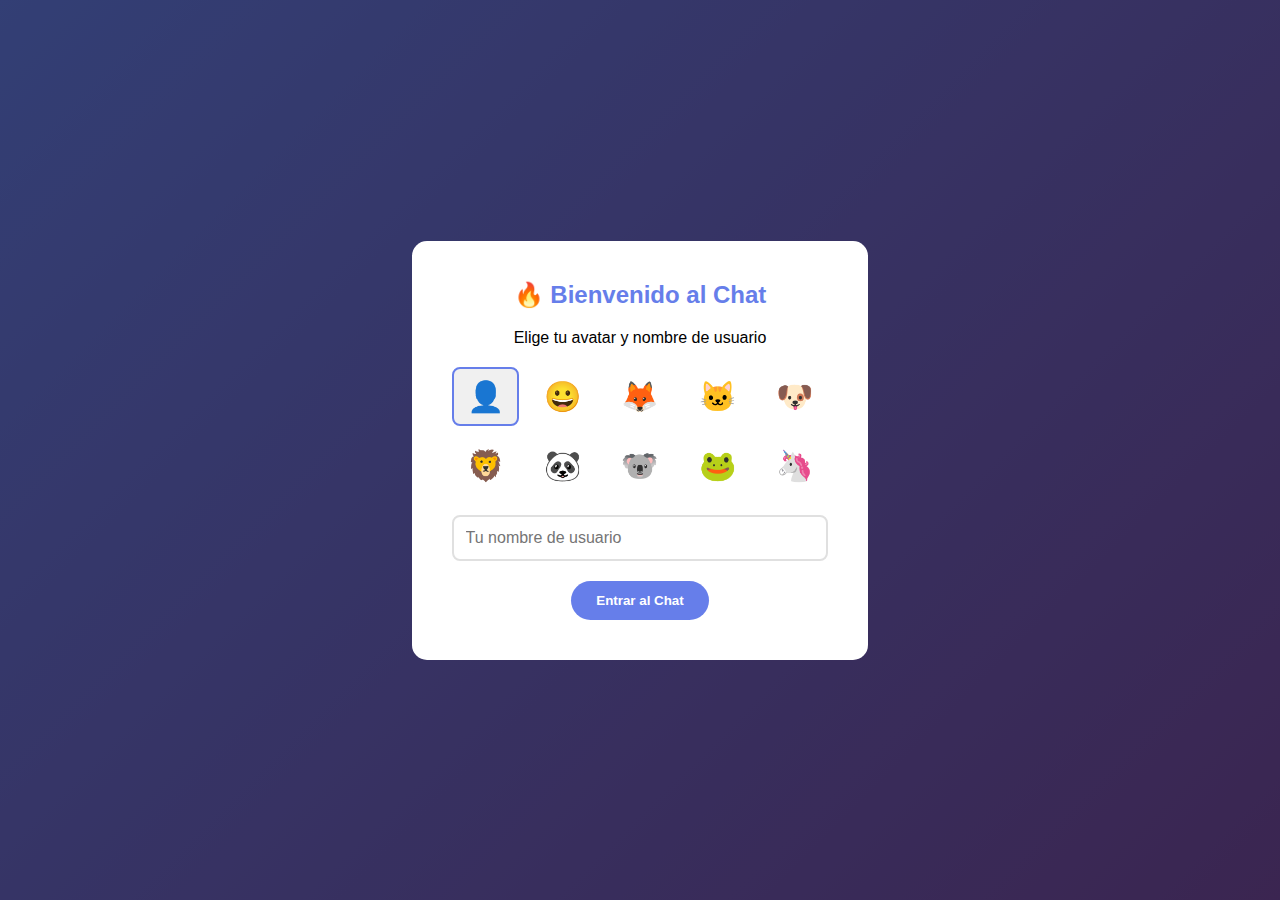
<file: templates/chat.html>
<!DOCTYPE html>
<html lang="es">
<head>
    <meta charset="UTF-8">
    <meta name="viewport" content="width=device-width, initial-scale=1.0">
    <title>Chat en Tiempo Real - Firebase</title>
    <style>
        * {
            margin: 0;
            padding: 0;
            box-sizing: border-box;
        }
        
        body {
            font-family: Arial, sans-serif;
            background: linear-gradient(135deg, #667eea 0%, #764ba2 100%);
            height: 100vh;
            display: flex;
            justify-content: center;
            align-items: center;
        }
        
        .chat-container {
            width: 90%;
            max-width: 800px;
            height: 600px;
            background: white;
            border-radius: 15px;
            box-shadow: 0 10px 40px rgba(0,0,0,0.3);
            display: flex;
            flex-direction: column;
            overflow: hidden;
        }
        
        .chat-header {
            background: #667eea;
            color: white;
            padding: 20px;
            text-align: center;
        }
        
        .chat-header h1 {
            margin-bottom: 5px;
        }
        
        .online-users {
            font-size: 14px;
            opacity: 0.9;
        }
        
        .messages-container {
            flex: 1;
            padding: 20px;
            overflow-y: auto;
            background: #f5f5f5;
        }
        
        .message {
            margin-bottom: 15px;
            display: flex;
            gap: 10px;
            animation: slideIn 0.3s ease;
        }
        
        @keyframes slideIn {
            from {
                opacity: 0;
                transform: translateY(10px);
            }
            to {
                opacity: 1;
                transform: translateY(0);
            }
        }
        
        .message.own {
            flex-direction: row-reverse;
        }
        
        .message-avatar {
            font-size: 30px;
            flex-shrink: 0;
        }
        
        .message-content {
            max-width: 70%;
        }
        
        .message-user {
            font-weight: bold;
            font-size: 14px;
            margin-bottom: 3px;
            color: #667eea;
        }
        
        .message.own .message-user {
            text-align: right;
            color: #764ba2;
        }
        
        .message-bubble {
            background: white;
            padding: 10px 15px;
            border-radius: 10px;
            box-shadow: 0 2px 5px rgba(0,0,0,0.1);
            word-wrap: break-word;
        }
        
        .message.own .message-bubble {
            background: #667eea;
            color: white;
        }
        
        .message-time {
            font-size: 11px;
            color: #999;
            margin-top: 3px;
        }
        
        .chat-input {
            padding: 20px;
            background: white;
            border-top: 1px solid #e0e0e0;
        }
        
        .input-group {
            display: flex;
            gap: 10px;
        }
        
        input[type="text"] {
            flex: 1;
            padding: 12px;
            border: 2px solid #e0e0e0;
            border-radius: 25px;
            font-size: 14px;
            outline: none;
        }
        
        input[type="text"]:focus {
            border-color: #667eea;
        }
        
        button {
            padding: 12px 25px;
            background: #667eea;
            color: white;
            border: none;
            border-radius: 25px;
            cursor: pointer;
            font-weight: bold;
            transition: background 0.3s;
        }
        
        button:hover {
            background: #5568d3;
        }
        
        .modal {
            display: flex;
            position: fixed;
            top: 0;
            left: 0;
            width: 100%;
            height: 100%;
            background: rgba(0,0,0,0.5);
            justify-content: center;
            align-items: center;
        }
        
        .modal-content {
            background: white;
            padding: 40px;
            border-radius: 15px;
            text-align: center;
        }
        
        .modal-content h2 {
            margin-bottom: 20px;
            color: #667eea;
        }
        
        .modal-content input {
            width: 100%;
            padding: 12px;
            border: 2px solid #e0e0e0;
            border-radius: 8px;
            font-size: 16px;
            margin-bottom: 20px;
        }
        
        .avatar-selector {
            display: grid;
            grid-template-columns: repeat(5, 1fr);
            gap: 10px;
            margin-bottom: 20px;
        }
        
        .avatar-option {
            font-size: 30px;
            cursor: pointer;
            padding: 10px;
            border: 2px solid transparent;
            border-radius: 8px;
            transition: all 0.2s;
        }
        
        .avatar-option:hover {
            transform: scale(1.1);
        }
        
        .avatar-option.selected {
            border-color: #667eea;
            background: #f0f0f0;
        }
    </style>
</head>
<body>
    <!-- Modal de Inicio -->
    <div id="loginModal" class="modal">
        <div class="modal-content">
            <h2>🔥 Bienvenido al Chat</h2>
            <p style="margin-bottom: 20px;">Elige tu avatar y nombre de usuario</p>
            
            <div class="avatar-selector" id="avatarSelector">
                <div class="avatar-option selected" onclick="seleccionarAvatar('👤')">👤</div>
                <div class="avatar-option" onclick="seleccionarAvatar('😀')">😀</div>
                <div class="avatar-option" onclick="seleccionarAvatar('🦊')">🦊</div>
                <div class="avatar-option" onclick="seleccionarAvatar('🐱')">🐱</div>
                <div class="avatar-option" onclick="seleccionarAvatar('🐶')">🐶</div>
                <div class="avatar-option" onclick="seleccionarAvatar('🦁')">🦁</div>
                <div class="avatar-option" onclick="seleccionarAvatar('🐼')">🐼</div>
                <div class="avatar-option" onclick="seleccionarAvatar('🐨')">🐨</div>
                <div class="avatar-option" onclick="seleccionarAvatar('🐸')">🐸</div>
                <div class="avatar-option" onclick="seleccionarAvatar('🦄')">🦄</div>
            </div>
            
            <input type="text" id="nombreUsuario" placeholder="Tu nombre de usuario" maxlength="20">
            <button onclick="iniciarChat()">Entrar al Chat</button>
        </div>
    </div>
    
    <!-- Ventana de Chat -->
    <div class="chat-container" style="display: none;" id="chatContainer">
        <div class="chat-header">
            <h1>🔥 Chat en Tiempo Real</h1>
            <div class="online-users" id="onlineUsers">Conectando...</div>
        </div>
        
        <div class="messages-container" id="messagesContainer">
            <div style="text-align: center; color: #999; padding: 20px;">
                No hay mensajes aún. ¡Sé el primero en escribir!
            </div>
        </div>
        
        <div class="chat-input">
            <div class="input-group">
                <input 
                    type="text" 
                    id="messageInput" 
                    placeholder="Escribe un mensaje..."
                    onkeypress="if(event.key === 'Enter') enviarMensaje()"
                >
                <button onclick="enviarMensaje()">Enviar</button>
            </div>
        </div>
    </div>

    <script>
        let miUsuario = '';
        let miAvatar = '👤';
        let mensajesActuales = new Set();
        
        function seleccionarAvatar(avatar) {
            miAvatar = avatar;
            document.querySelectorAll('.avatar-option').forEach(el => {
                el.classList.remove('selected');
            });
            event.target.classList.add('selected');
        }
        
        function iniciarChat() {
            const nombre = document.getElementById('nombreUsuario').value.trim();
            
            if (!nombre) {
                alert('Por favor ingresa tu nombre de usuario');
                return;
            }
            
            miUsuario = nombre;
            document.getElementById('loginModal').style.display = 'none';
            document.getElementById('chatContainer').style.display = 'flex';
            
            // Registrar como online
            registrarUsuarioOnline();
            
            // Cargar mensajes
            cargarMensajes();
            
            // Actualizar cada 2 segundos
            setInterval(cargarMensajes, 2000);
            setInterval(actualizarUsuariosOnline, 5000);
        }
        
        async function registrarUsuarioOnline() {
            try {
                await fetch('/api/usuarios/online', {
                    method: 'POST',
                    headers: {'Content-Type': 'application/json'},
                    body: JSON.stringify({ usuario: miUsuario })
                });
            } catch (error) {
                console.error('Error al registrar usuario:', error);
            }
        }
        
        async function actualizarUsuariosOnline() {
            try {
                const response = await fetch('/api/usuarios/online');
                const usuarios = await response.json();
                
                document.getElementById('onlineUsers').textContent = 
                    `👥 ${usuarios.length} usuario(s) online: ${usuarios.join(', ')}`;
            } catch (error) {
                console.error('Error al obtener usuarios online:', error);
            }
        }
        
        async function cargarMensajes() {
            try {
                const response = await fetch('/api/mensajes');
                const mensajes = await response.json();
                
                const container = document.getElementById('messagesContainer');
                
                // Si hay nuevos mensajes
                if (mensajes.length > 0) {
                    // Verificar si hay mensajes nuevos
                    const hayNuevos = mensajes.some(m => !mensajesActuales.has(m.id));
                    
                    if (hayNuevos) {
                        container.innerHTML = mensajes.map(msg => {
                            mensajesActuales.add(msg.id);
                            const esPropio = msg.usuario === miUsuario;
                            const fecha = new Date(msg.timestamp);
                            const tiempo = fecha.toLocaleTimeString('es-MX', { 
                                hour: '2-digit', 
                                minute: '2-digit' 
                            });
                            
                            return `
                                <div class="message ${esPropio ? 'own' : ''}">
                                    <div class="message-avatar">${msg.avatar || '👤'}</div>
                                    <div class="message-content">
                                        <div class="message-user">${msg.usuario}</div>
                                        <div class="message-bubble">
                                            ${msg.texto}
                                        </div>
                                        <div class="message-time">${tiempo}</div>
                                    </div>
                                </div>
                            `;
                        }).join('');
                        
                        // Scroll al final
                        container.scrollTop = container.scrollHeight;
                    }
                }
            } catch (error) {
                console.error('Error al cargar mensajes:', error);
            }
        }
        
        async function enviarMensaje() {
            const input = document.getElementById('messageInput');
            const texto = input.value.trim();
            
            if (!texto) return;
            
            try {
                const response = await fetch('/api/mensajes', {
                    method: 'POST',
                    headers: {'Content-Type': 'application/json'},
                    body: JSON.stringify({
                        usuario: miUsuario,
                        texto: texto,
                        avatar: miAvatar
                    })
                });
                
                if (response.ok) {
                    input.value = '';
                    cargarMensajes();
                }
            } catch (error) {
                console.error('Error al enviar mensaje:', error);
                alert('Error al enviar mensaje');
            }
        }
    </script>
</body>
</html>
</file>
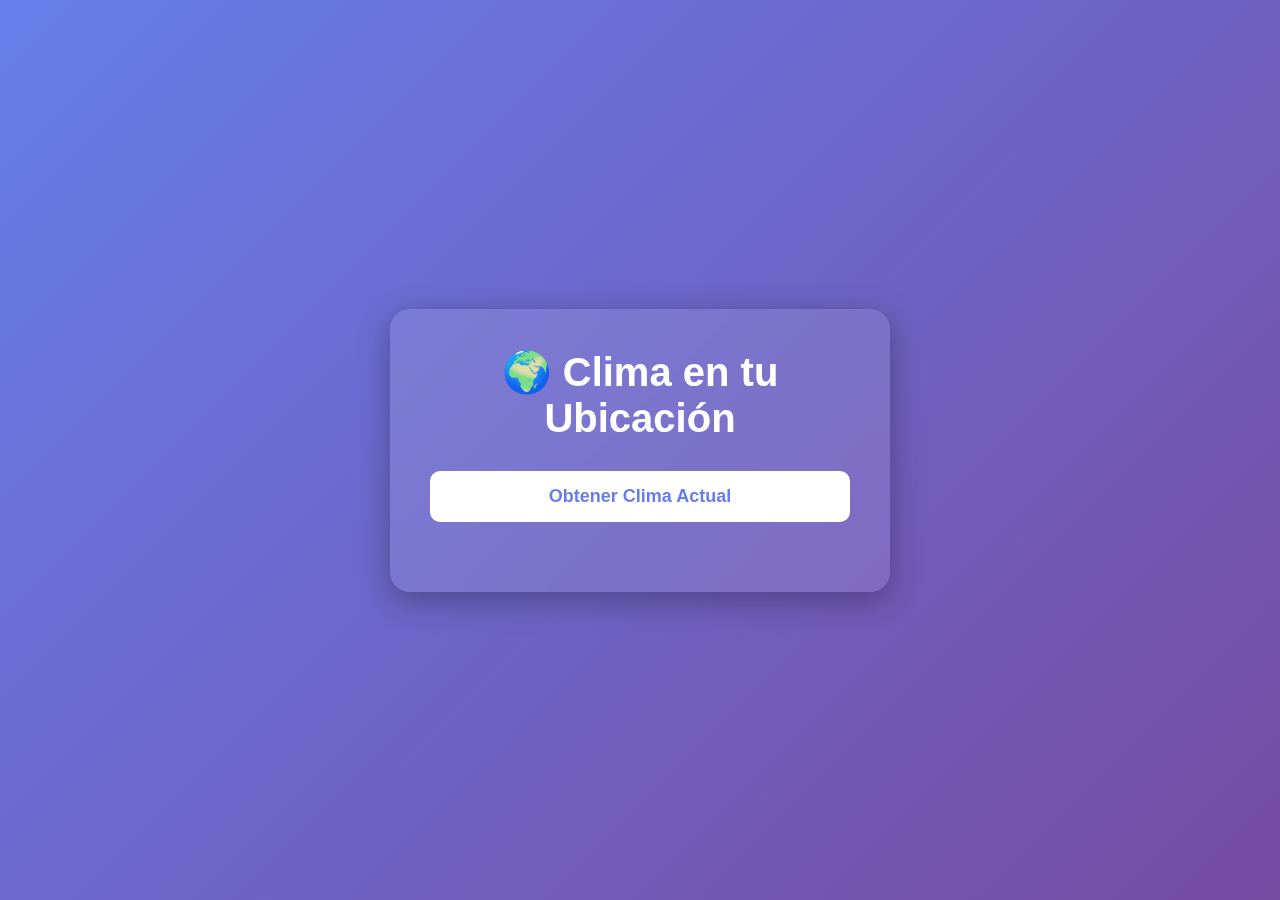
<file: templates/clima.html>
<!DOCTYPE html>
<html lang="es">
<head>
    <meta charset="UTF-8">
    <meta name="viewport" content="width=device-width, initial-scale=1.0">
    <title>Clima por Ubicación</title>
    <style>
        * {
            margin: 0;
            padding: 0;
            box-sizing: border-box;
        }
        
        body {
            font-family: 'Segoe UI', Tahoma, Geneva, Verdana, sans-serif;
            min-height: 100vh;
            display: flex;
            justify-content: center;
            align-items: center;
            background: linear-gradient(135deg, #667eea 0%, #764ba2 100%);
            padding: 20px;
        }
        
        .clima-card {
            background: rgba(255, 255, 255, 0.1);
            backdrop-filter: blur(10px);
            border-radius: 20px;
            padding: 40px;
            max-width: 500px;
            width: 100%;
            color: white;
            box-shadow: 0 8px 32px rgba(0, 0, 0, 0.3);
        }
        
        h1 {
            text-align: center;
            margin-bottom: 30px;
            font-size: 2.5em;
        }
        
        button {
            width: 100%;
            padding: 15px;
            background: white;
            color: #667eea;
            border: none;
            border-radius: 10px;
            font-size: 18px;
            font-weight: bold;
            cursor: pointer;
            transition: transform 0.2s;
        }
        
        button:hover {
            transform: scale(1.05);
        }
        
        button:active {
            transform: scale(0.98);
        }
        
        #resultado {
            margin-top: 30px;
            text-align: center;
        }
        
        .temperatura {
            font-size: 72px;
            font-weight: bold;
            margin: 20px 0;
        }
        
        .ciudad {
            font-size: 28px;
            margin-bottom: 10px;
        }
        
        .descripcion {
            font-size: 20px;
            margin-bottom: 20px;
            text-transform: capitalize;
        }
        
        .detalles {
            display: flex;
            justify-content: space-around;
            margin-top: 20px;
            padding-top: 20px;
            border-top: 1px solid rgba(255, 255, 255, 0.3);
        }
        
        .detalle-item {
            text-align: center;
        }
        
        .detalle-valor {
            font-size: 24px;
            font-weight: bold;
        }
        
        .detalle-label {
            font-size: 14px;
            opacity: 0.8;
            margin-top: 5px;
        }
        
        .loading {
            text-align: center;
            padding: 20px;
        }
        
        .spinner {
            border: 3px solid rgba(255, 255, 255, 0.3);
            border-top: 3px solid white;
            border-radius: 50%;
            width: 40px;
            height: 40px;
            animation: spin 1s linear infinite;
            margin: 20px auto;
        }
        
        @keyframes spin {
            0% { transform: rotate(0deg); }
            100% { transform: rotate(360deg); }
        }
        
        .error {
            background: rgba(255, 0, 0, 0.2);
            padding: 15px;
            border-radius: 10px;
            margin-top: 20px;
        }
    </style>
</head>
<body>
    <div class="clima-card">
        <h1>🌍 Clima en tu Ubicación</h1>
        <button onclick="obtenerClima()">Obtener Clima Actual</button>
        <div id="resultado"></div>
    </div>

    <script>
        async function obtenerClima(url = '/api/clima') {
            const resultado = document.getElementById('resultado');
            
            // Mostrar loading
            resultado.innerHTML = `
                <div class="loading">
                    <div class="spinner"></div>
                    <p>Obteniendo tu ubicación y clima...</p>
                </div>
            `;
            
            try {
                const response = await fetch(url);
                const data = await response.json();
                
                if (data.error) {
                    resultado.innerHTML = `
                        <div class="error">
                            <p>❌ Error: ${data.error}</p>
                        </div>
                    `;
                    return;
                }
                
                resultado.innerHTML = `
                    <div class="ciudad">${data.ciudad}, ${data.pais}</div>
                    <div class="temperatura">${Math.round(data.temperatura)}°C</div>
                    <div class="descripcion">${data.descripcion}</div>
                    <img src="https://openweathermap.org/img/wn/${data.icono}@2x.png" alt="Clima">
                    <div class="detalles">
                        <div class="detalle-item">
                            <div class="detalle-valor">💧 ${data.humedad}%</div>
                            <div class="detalle-label">Humedad</div>
                        </div>
                        <div class="detalle-item">
                            <div class="detalle-valor">💨 ${data.viento} m/s</div>
                            <div class="detalle-label">Viento</div>
                        </div>
                    </div>
                `;
            } catch (error) {
                resultado.innerHTML = `
                    <div class="error">
                        <p>❌ Error al obtener datos del clima</p>
                        <p style="font-size: 14px; margin-top: 10px;">${error.message}</p>
                    </div>
                `;
            }
        }

        // Intentar obtener la ubicación del navegador para mayor precisión
        function obtenerClimaAutomatico() {
            if (!navigator.geolocation) {
                return; // el botón todavía permite obtener por IP
            }

            navigator.geolocation.getCurrentPosition(async (pos) => {
                const lat = pos.coords.latitude;
                const lon = pos.coords.longitude;
                let url = `/api/clima?lat=${lat}&lon=${lon}`;
                // Si tienes un nombre de ciudad (por ejemplo, pedirlo al usuario), añádelo
                // const ciudad = '';
                // if (ciudad && ciudad.trim()) url += `&ciudad=${encodeURIComponent(ciudad)}`;
                await obtenerClima(url);
            }, (err) => {
                // Si el usuario niega, se mantiene el botón para fallback por IP
                console.warn('Geolocalización no disponible o denegada:', err.message);
            }, {
                enableHighAccuracy: true,
                timeout: 7000,
                maximumAge: 0
            });
        }

        // Intentar automáticamente al cargar la página
        window.addEventListener('load', () => {
            obtenerClimaAutomatico();
        });
    </script>
</body>
</html>
</file>
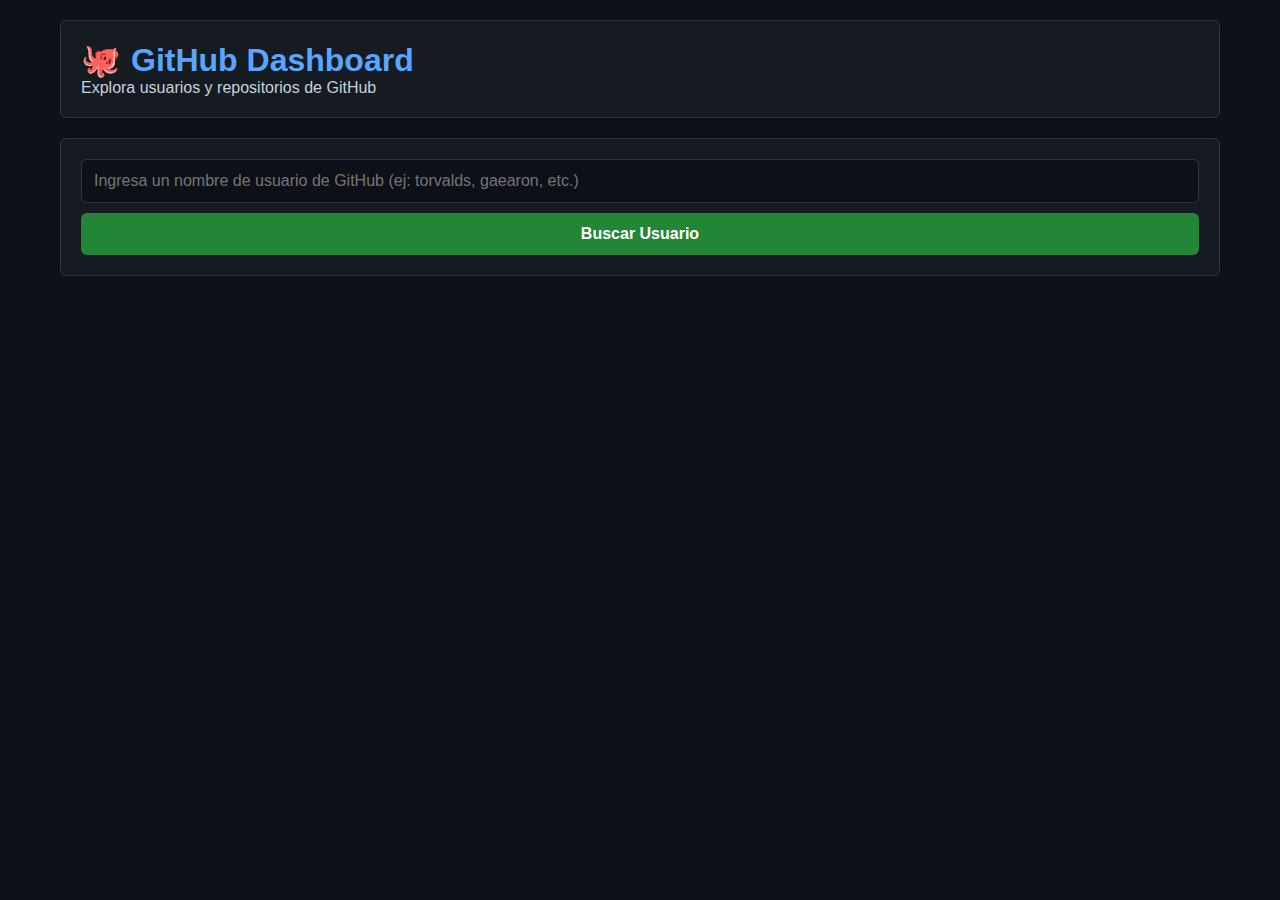
<file: templates/github.html>
<!DOCTYPE html>
<html lang="es">
<head>
    <meta charset="UTF-8">
    <meta name="viewport" content="width=device-width, initial-scale=1.0">
    <title>GitHub Dashboard</title>
    <style>
        * {
            margin: 0;
            padding: 0;
            box-sizing: border-box;
        }
        
        body {
            font-family: -apple-system, BlinkMacSystemFont, 'Segoe UI', Arial, sans-serif;
            background: #0d1117;
            color: #c9d1d9;
        }
        
        .container {
            max-width: 1200px;
            margin: 0 auto;
            padding: 20px;
        }
        
        header {
            background: #161b22;
            padding: 20px;
            border-radius: 6px;
            margin-bottom: 20px;
            border: 1px solid #30363d;
        }
        
        h1 {
            color: #58a6ff;
            display: flex;
            align-items: center;
            gap: 10px;
        }
        
        .search-box {
            background: #161b22;
            padding: 20px;
            border-radius: 6px;
            margin-bottom: 20px;
            border: 1px solid #30363d;
        }
        
        input {
            width: 100%;
            padding: 12px;
            background: #0d1117;
            border: 1px solid #30363d;
            border-radius: 6px;
            color: #c9d1d9;
            font-size: 16px;
        }
        
        input:focus {
            outline: none;
            border-color: #58a6ff;
        }
        
        button {
            margin-top: 10px;
            width: 100%;
            padding: 12px;
            background: #238636;
            color: white;
            border: none;
            border-radius: 6px;
            font-size: 16px;
            font-weight: bold;
            cursor: pointer;
        }
        
        button:hover {
            background: #2ea043;
        }
        
        .user-card {
            background: #161b22;
            padding: 30px;
            border-radius: 6px;
            border: 1px solid #30363d;
            margin-bottom: 20px;
        }
        
        .user-header {
            display: flex;
            gap: 20px;
            margin-bottom: 20px;
        }
        
        .avatar {
            width: 100px;
            height: 100px;
            border-radius: 50%;
            border: 3px solid #58a6ff;
        }
        
        .user-info h2 {
            color: #58a6ff;
            margin-bottom: 5px;
        }
        
        .user-bio {
            color: #8b949e;
            margin: 10px 0;
        }
        
        .stats {
            display: grid;
            grid-template-columns: repeat(auto-fit, minmax(150px, 1fr));
            gap: 15px;
            margin-top: 20px;
        }
        
        .stat-box {
            background: #0d1117;
            padding: 15px;
            border-radius: 6px;
            text-align: center;
            border: 1px solid #30363d;
        }
        
        .stat-value {
            font-size: 24px;
            font-weight: bold;
            color: #58a6ff;
        }
        
        .stat-label {
            font-size: 12px;
            color: #8b949e;
            margin-top: 5px;
        }
        
        .repos-section {
            background: #161b22;
            padding: 20px;
            border-radius: 6px;
            border: 1px solid #30363d;
        }
        
        .repo-card {
            background: #0d1117;
            padding: 15px;
            margin-bottom: 10px;
            border-radius: 6px;
            border: 1px solid #30363d;
            transition: border-color 0.2s;
        }
        
        .repo-card:hover {
            border-color: #58a6ff;
        }
        
        .repo-name {
            color: #58a6ff;
            font-weight: bold;
            font-size: 16px;
            margin-bottom: 5px;
        }
        
        .repo-desc {
            color: #8b949e;
            font-size: 14px;
            margin-bottom: 10px;
        }
        
        .repo-stats {
            display: flex;
            gap: 15px;
            font-size: 12px;
            color: #8b949e;
        }
        
        .repo-stats span {
            display: flex;
            align-items: center;
            gap: 5px;
        }
        
        .loading {
            text-align: center;
            padding: 40px;
            color: #8b949e;
        }
        
        .error {
            background: #da3633;
            color: white;
            padding: 15px;
            border-radius: 6px;
            margin: 20px 0;
        }
        
        .language-tag {
            display: inline-block;
            padding: 3px 8px;
            border-radius: 12px;
            font-size: 12px;
            font-weight: bold;
            background: #238636;
            color: white;
        }
    </style>
</head>
<body>
    <div class="container">
        <header>
            <h1>
                <span>🐙</span>
                <span>GitHub Dashboard</span>
            </h1>
            <p>Explora usuarios y repositorios de GitHub</p>
        </header>
        
        <div class="search-box">
            <input 
                type="text" 
                id="username" 
                placeholder="Ingresa un nombre de usuario de GitHub (ej: torvalds, gaearon, etc.)"
                onkeypress="if(event.key === 'Enter') buscarUsuario()"
            >
            <button onclick="buscarUsuario()">Buscar Usuario</button>
        </div>
        
        <div id="resultados"></div>
    </div>

    <script>
        async function buscarUsuario() {
            const resultados = document.getElementById('resultados');
            const username = document.getElementById('username').value.trim();
            
            if (!username) {
                alert('Por favor ingresa un nombre de usuario');
                return;
            }
            
            resultados.innerHTML = '<div class="loading">🔍 Buscando usuario...</div>';
            
            try {
                const response = await fetch(`/api/github/usuario/${username}`);
                const data = await response.json();
                
                if (data.error) {
                    resultados.innerHTML = `<div class="error">❌ ${data.error}</div>`;
                    return;
                }
                
                mostrarUsuario(data);
                
            } catch (error) {
                resultados.innerHTML = `<div class="error">❌ Error: ${error.message}</div>`;
            }
        }
        
        function mostrarUsuario(data) {
            const resultados = document.getElementById('resultados');
            
            resultados.innerHTML = `
                <div class="user-card">
                    <div class="user-header">
                        <img src="${data.avatar}" alt="${data.nombre}" class="avatar">
                        <div class="user-info">
                            <h2>${data.nombre}</h2>
                            <p style="color: #8b949e;">@${data.username}</p>
                            ${data.bio ? `<p class="user-bio">${data.bio}</p>` : ''}
                            ${data.ubicacion ? `<p style="color: #8b949e; font-size: 14px;">📍 ${data.ubicacion}</p>` : ''}
                            ${data.blog ? `<p style="color: #58a6ff; font-size: 14px;"><a href="${data.blog}" target="_blank">🔗 ${data.blog}</a></p>` : ''}
                        </div>
                    </div>
                    
                    <div class="stats">
                        <div class="stat-box">
                            <div class="stat-value">${data.repositorios}</div>
                            <div class="stat-label">Repositorios</div>
                        </div>
                        <div class="stat-box">
                            <div class="stat-value">${data.seguidores.toLocaleString()}</div>
                            <div class="stat-label">Seguidores</div>
                        </div>
                        <div class="stat-box">
                            <div class="stat-value">${data.siguiendo.toLocaleString()}</div>
                            <div class="stat-label">Siguiendo</div>
                        </div>
                        <div class="stat-box">
                            <div class="stat-value">⭐ ${data.total_stars.toLocaleString()}</div>
                            <div class="stat-label">Total Stars</div>
                        </div>
                        <div class="stat-box">
                            <div class="stat-value">🍴 ${data.total_forks.toLocaleString()}</div>
                            <div class="stat-label">Total Forks</div>
                        </div>
                    </div>
                    
                    ${data.top_lenguajes.length > 0 ? `
                    <div style="margin-top: 20px;">
                        <h3 style="color: #58a6ff; margin-bottom: 10px;">Top Lenguajes</h3>
                        <div style="display: flex; gap: 10px;">
                            ${data.top_lenguajes.map(l => `
                                <span class="language-tag">${l.lenguaje} (${l.repos})</span>
                            `).join('')}
                        </div>
                    </div>
                    ` : ''}
                </div>
                
                <div class="repos-section">
                    <h3 style="color: #58a6ff; margin-bottom: 15px;">🌟 Repositorios Destacados</h3>
                    ${data.repos_destacados.map(repo => `
                        <div class="repo-card">
                            <a href="${repo.url}" target="_blank" style="text-decoration: none;">
                                <div class="repo-name">${repo.nombre}</div>
                            </a>
                            ${repo.descripcion ? `<div class="repo-desc">${repo.descripcion}</div>` : ''}
                            <div class="repo-stats">
                                ${repo.lenguaje ? `<span class="language-tag">${repo.lenguaje}</span>` : ''}
                                <span>⭐ ${repo.stars.toLocaleString()}</span>
                                <span>🍴 ${repo.forks.toLocaleString()}</span>
                                <span>📅 ${repo.actualizado}</span>
                            </div>
                        </div>
                    `).join('')}
                </div>
            `;
        }
        
        // Ejemplos de usuarios para probar
        const ejemplos = ['torvalds', 'gaearon', 'tj', 'sindresorhus', 'addyosmani'];
        console.log('Usuarios de ejemplo para probar:', ejemplos.join(', '));
    </script>
</body>
</html>
</file>
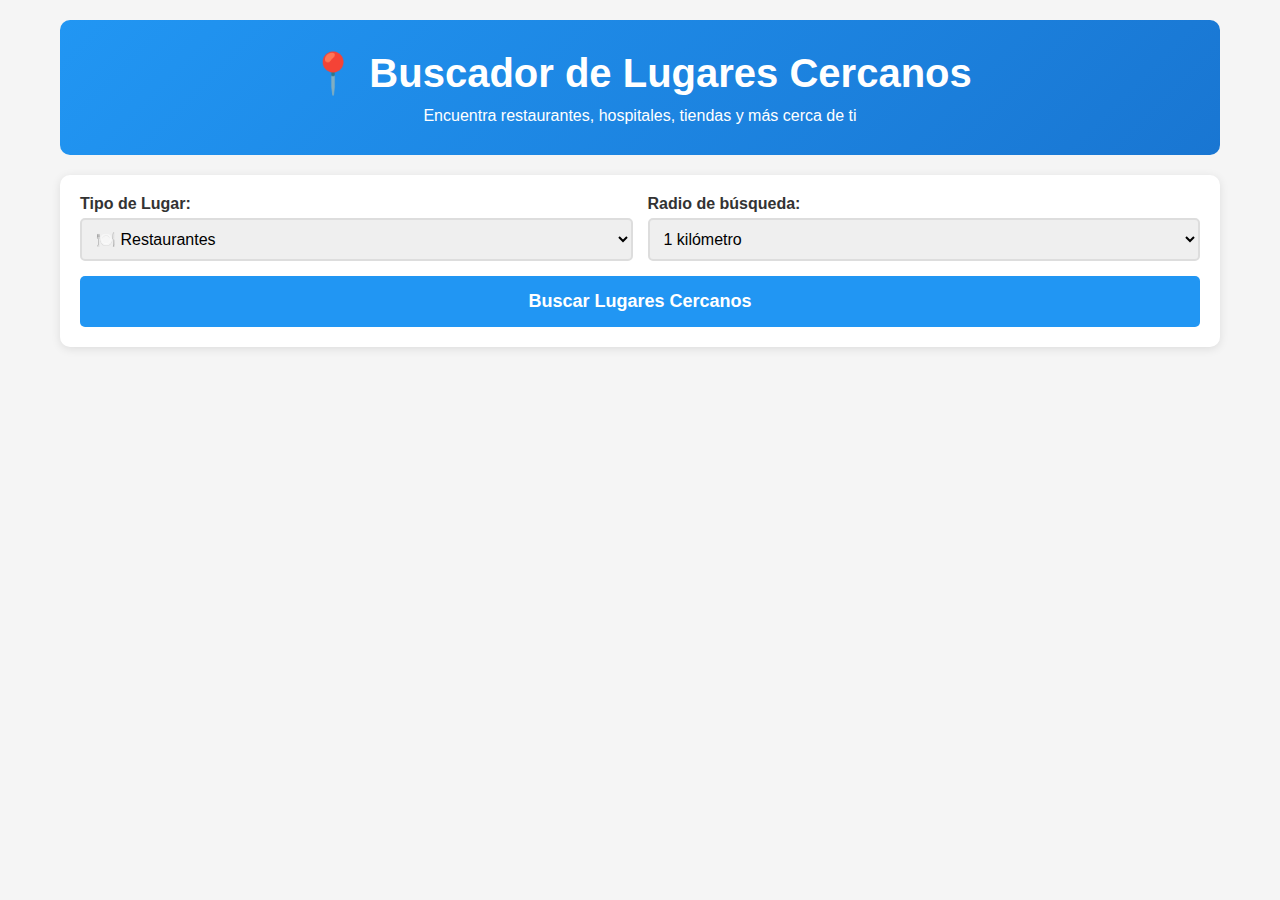
<file: templates/lugares.html>
<!DOCTYPE html>
<html lang="es">
<head>
    <meta charset="UTF-8">
    <meta name="viewport" content="width=device-width, initial-scale=1.0">
    <title>Buscador de Lugares Cercanos</title>
    <style>
        * {
            margin: 0;
            padding: 0;
            box-sizing: border-box;
        }
        
        body {
            font-family: Arial, sans-serif;
            background: #f5f5f5;
        }
        
        .container {
            max-width: 1200px;
            margin: 0 auto;
            padding: 20px;
        }
        
        header {
            background: linear-gradient(135deg, #2196F3, #1976D2);
            color: white;
            padding: 30px;
            border-radius: 10px;
            margin-bottom: 20px;
            text-align: center;
        }
        
        h1 {
            font-size: 2.5em;
            margin-bottom: 10px;
        }
        
        .controles {
            background: white;
            padding: 20px;
            border-radius: 10px;
            box-shadow: 0 2px 10px rgba(0,0,0,0.1);
            margin-bottom: 20px;
        }
        
        .control-group {
            display: grid;
            grid-template-columns: repeat(auto-fit, minmax(200px, 1fr));
            gap: 15px;
            margin-bottom: 15px;
        }
        
        label {
            display: block;
            margin-bottom: 5px;
            font-weight: bold;
            color: #333;
        }
        
        select, input {
            width: 100%;
            padding: 10px;
            border: 2px solid #ddd;
            border-radius: 5px;
            font-size: 16px;
        }
        
        button {
            width: 100%;
            padding: 15px;
            background: #2196F3;
            color: white;
            border: none;
            border-radius: 5px;
            font-size: 18px;
            font-weight: bold;
            cursor: pointer;
            transition: background 0.3s;
        }
        
        button:hover {
            background: #1976D2;
        }
        
        button:disabled {
            background: #ccc;
            cursor: not-allowed;
        }
        
        #resultados {
            display: grid;
            grid-template-columns: repeat(auto-fill, minmax(300px, 1fr));
            gap: 20px;
        }
        
        .lugar-card {
            background: white;
            padding: 20px;
            border-radius: 10px;
            box-shadow: 0 2px 10px rgba(0,0,0,0.1);
            transition: transform 0.2s;
        }
        
        .lugar-card:hover {
            transform: translateY(-5px);
            box-shadow: 0 4px 20px rgba(0,0,0,0.15);
        }
        
        .lugar-nombre {
            font-size: 20px;
            font-weight: bold;
            color: #2196F3;
            margin-bottom: 10px;
        }
        
        .lugar-info {
            color: #666;
            margin: 5px 0;
            display: flex;
            align-items: center;
        }
        
        .lugar-info span {
            margin-right: 5px;
        }
        
        .loading {
            text-align: center;
            padding: 40px;
            font-size: 18px;
            color: #666;
        }
        
        .error {
            background: #ffebee;
            color: #c62828;
            padding: 15px;
            border-radius: 5px;
            margin: 20px 0;
        }
        
        .no-resultados {
            text-align: center;
            padding: 40px;
            color: #666;
            font-size: 18px;
        }
    </style>
</head>
<body>
    <div class="container">
        <header>
            <h1>📍 Buscador de Lugares Cercanos</h1>
            <p>Encuentra restaurantes, hospitales, tiendas y más cerca de ti</p>
        </header>
        
        <div class="controles">
            <div class="control-group">
                <div>
                    <label for="tipo">Tipo de Lugar:</label>
                    <select id="tipo">
                        <option value="restaurant">🍽️ Restaurantes</option>
                        <option value="cafe">☕ Cafeterías</option>
                        <option value="hospital">🏥 Hospitales</option>
                        <option value="farmacia">💊 Farmacias</option>
                        <option value="tienda">🛒 Supermercados</option>
                        <option value="gasolinera">⛽ Gasolineras</option>
                        <option value="banco">🏦 Bancos</option>
                        <option value="hotel">🏨 Hoteles</option>
                    </select>
                </div>
                
                <div>
                    <label for="radio">Radio de búsqueda:</label>
                    <select id="radio">
                        <option value="500">500 metros</option>
                        <option value="1000" selected>1 kilómetro</option>
                        <option value="2000">2 kilómetros</option>
                        <option value="5000">5 kilómetros</option>
                    </select>
                </div>
            </div>
            
            <button onclick="buscarLugares()" id="btnBuscar">Buscar Lugares Cercanos</button>
        </div>
        
        <div id="resultados"></div>
    </div>

    <script>
        let miUbicacion = null;
        
        // Obtener ubicación al cargar la página
        if (navigator.geolocation) {
            navigator.geolocation.getCurrentPosition(
                position => {
                    miUbicacion = {
                        lat: position.coords.latitude,
                        lon: position.coords.longitude
                    };
                    console.log('Ubicación obtenida:', miUbicacion);
                },
                error => {
                    console.error('Error al obtener ubicación:', error);
                    // Ubicación por defecto (ejemplo: Ciudad de México)
                    miUbicacion = { lat: 19.4326, lon: -99.1332 };
                }
            );
        }
        
        async function buscarLugares() {
            const resultados = document.getElementById('resultados');
            const btnBuscar = document.getElementById('btnBuscar');
            
            if (!miUbicacion) {
                alert('No se pudo obtener tu ubicación. Por favor, permite el acceso a la ubicación.');
                return;
            }
            
            const tipo = document.getElementById('tipo').value;
            const radio = document.getElementById('radio').value;
            
            btnBuscar.disabled = true;
            resultados.innerHTML = '<div class="loading">🔍 Buscando lugares cercanos...</div>';
            
            try {
                const url = `/api/lugares?lat=${miUbicacion.lat}&lon=${miUbicacion.lon}&tipo=${tipo}&radio=${radio}`;
                const response = await fetch(url);
                const data = await response.json();
                
                if (data.error) {
                    resultados.innerHTML = `<div class="error">❌ Error: ${data.error}</div>`;
                    return;
                }
                
                if (data.length === 0) {
                    resultados.innerHTML = `
                        <div class="no-resultados">
                            😔 No se encontraron lugares de este tipo en el radio especificado.
                            <br>Intenta ampliar el radio de búsqueda.
                        </div>
                    `;
                    return;
                }
                
                resultados.innerHTML = data.map(lugar => `
                    <div class="lugar-card">
                        <div class="lugar-nombre">${lugar.nombre}</div>
                        ${lugar.direccion ? `<div class="lugar-info"><span>📍</span>${lugar.direccion}</div>` : ''}
                        ${lugar.telefono ? `<div class="lugar-info"><span>📞</span>${lugar.telefono}</div>` : ''}
                        ${lugar.horario ? `<div class="lugar-info"><span>🕐</span>${lugar.horario}</div>` : ''}
                        <div class="lugar-info">
                            <span>🗺️</span>
                            <a href="https://www.google.com/maps?q=${lugar.lat},${lugar.lon}" target="_blank">
                                Ver en Google Maps
                            </a>
                        </div>
                    </div>
                `).join('');
                
            } catch (error) {
                resultados.innerHTML = `<div class="error">❌ Error al buscar lugares: ${error.message}</div>`;
            } finally {
                btnBuscar.disabled = false;
            }
        }
    </script>
</body>
</html>
</file>
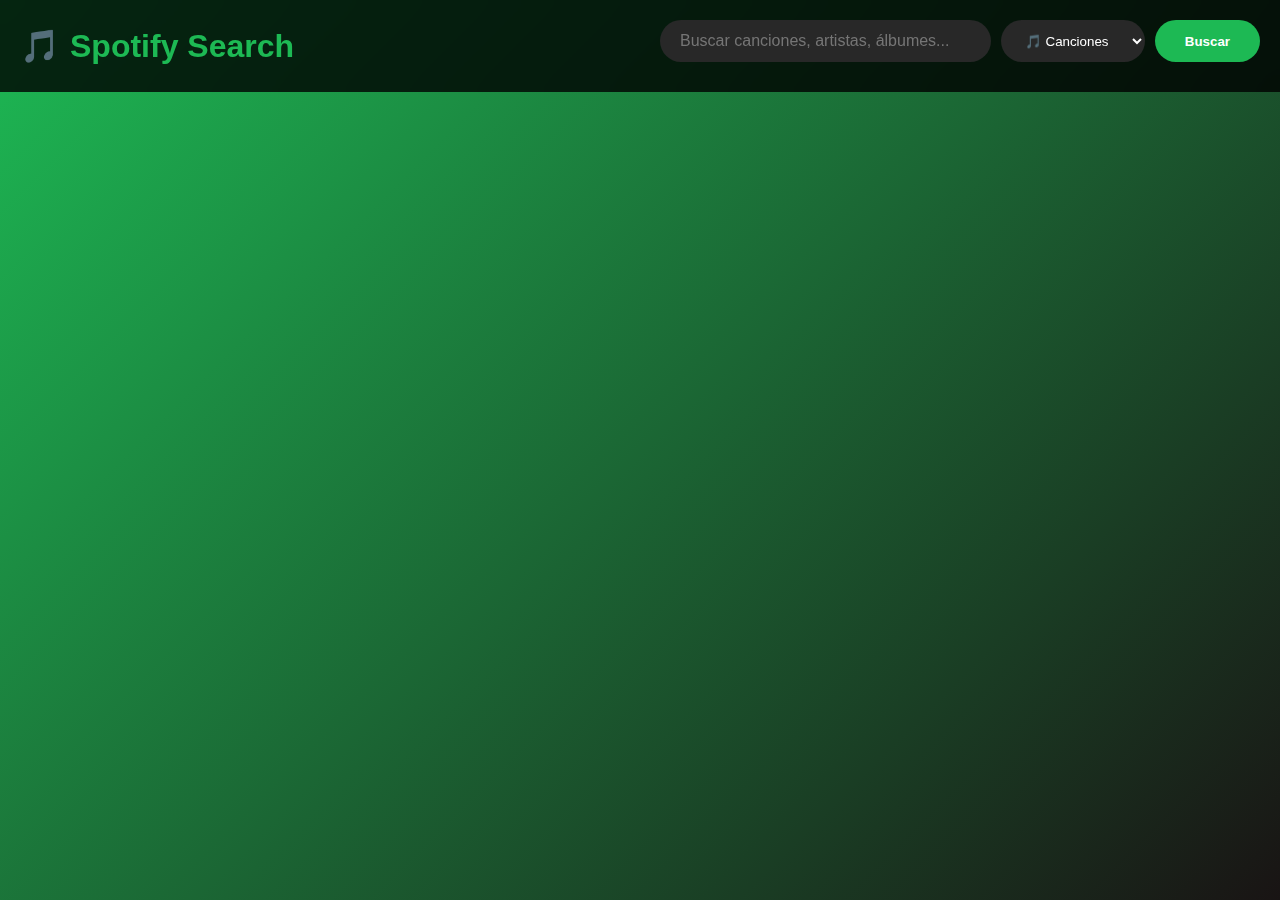
<file: templates/spotify.html>
<!DOCTYPE html>
<html lang="es">
<head>
    <meta charset="UTF-8">
    <meta name="viewport" content="width=device-width, initial-scale=1.0">
    <title>Buscador de Música - Spotify</title>
    <style>
        * {
            margin: 0;
            padding: 0;
            box-sizing: border-box;
        }
        
        body {
            font-family: -apple-system, BlinkMacSystemFont, 'Segoe UI', Arial, sans-serif;
            background: linear-gradient(135deg, #1DB954 0%, #191414 100%);
            min-height: 100vh;
            color: white;
        }
        
        header {
            background: rgba(0, 0, 0, 0.8);
            padding: 20px;
            position: sticky;
            top: 0;
            z-index: 100;
            backdrop-filter: blur(10px);
        }
        
        .header-content {
            max-width: 1400px;
            margin: 0 auto;
            display: flex;
            justify-content: space-between;
            align-items: center;
            gap: 20px;
            flex-wrap: wrap;
        }
        
        h1 {
            color: #1DB954;
            font-size: 2em;
            display: flex;
            align-items: center;
            gap: 10px;
        }
        
        .search-container {
            flex: 1;
            max-width: 600px;
            min-width: 300px;
        }
        
        .search-box {
            display: flex;
            gap: 10px;
            margin-bottom: 10px;
        }
        
        input[type="text"] {
            flex: 1;
            padding: 12px 20px;
            border: none;
            border-radius: 25px;
            background: #282828;
            color: white;
            font-size: 16px;
        }
        
        input[type="text"]:focus {
            outline: 2px solid #1DB954;
        }
        
        select {
            padding: 12px 20px;
            border: none;
            border-radius: 25px;
            background: #282828;
            color: white;
            cursor: pointer;
        }
        
        button {
            padding: 12px 30px;
            background: #1DB954;
            color: white;
            border: none;
            border-radius: 25px;
            font-weight: bold;
            cursor: pointer;
            transition: transform 0.2s, background 0.3s;
        }
        
        button:hover {
            background: #1ed760;
            transform: scale(1.05);
        }
        
        .container {
            max-width: 1400px;
            margin: 0 auto;
            padding: 30px 20px;
        }
        
        .resultados-grid {
            display: grid;
            grid-template-columns: repeat(auto-fill, minmax(200px, 1fr));
            gap: 20px;
            margin-top: 20px;
        }
        
        .resultado-card {
            background: rgba(40, 40, 40, 0.8);
            backdrop-filter: blur(10px);
            border-radius: 15px;
            padding: 15px;
            cursor: pointer;
            transition: all 0.3s;
        }
        
        .resultado-card:hover {
            background: rgba(40, 40, 40, 1);
            transform: translateY(-5px);
            box-shadow: 0 10px 30px rgba(29, 185, 84, 0.3);
        }
        
        .resultado-imagen {
            width: 100%;
            aspect-ratio: 1;
            object-fit: cover;
            border-radius: 10px;
            background: #282828;
            margin-bottom: 12px;
        }
        
        .resultado-nombre {
            font-weight: bold;
            margin-bottom: 5px;
            font-size: 16px;
            overflow: hidden;
            text-overflow: ellipsis;
            white-space: nowrap;
        }
        
        .resultado-info {
            color: #b3b3b3;
            font-size: 14px;
            overflow: hidden;
            text-overflow: ellipsis;
            white-space: nowrap;
        }
        
        .resultado-meta {
            display: flex;
            justify-content: space-between;
            align-items: center;
            margin-top: 10px;
            padding-top: 10px;
            border-top: 1px solid #404040;
            font-size: 13px;
        }
        
        .play-button {
            width: 40px;
            height: 40px;
            background: #1DB954;
            border-radius: 50%;
            display: flex;
            align-items: center;
            justify-content: center;
            cursor: pointer;
            transition: transform 0.2s;
            margin-top: 10px;
        }
        
        .play-button:hover {
            transform: scale(1.1);
        }
        
        .loading {
            text-align: center;
            padding: 60px 20px;
            font-size: 18px;
            color: #b3b3b3;
        }
        
        .error {
            background: rgba(255, 0, 0, 0.2);
            border: 2px solid #ff0000;
            padding: 20px;
            border-radius: 15px;
            text-align: center;
            margin: 20px;
        }
        
        .stats {
            display: flex;
            gap: 10px;
            font-size: 12px;
            color: #b3b3b3;
            flex-wrap: wrap;
        }
        
        .stat-badge {
            background: rgba(29, 185, 84, 0.2);
            padding: 4px 10px;
            border-radius: 12px;
        }
        
        /* Audio player personalizado */
        audio {
            width: 100%;
            height: 40px;
            margin-top: 10px;
            border-radius: 20px;
        }
        
        audio::-webkit-media-controls-panel {
            background: #282828;
        }
    </style>
</head>
<body>
    <header>
        <div class="header-content">
            <h1>
                <span>🎵</span>
                <span>Spotify Search</span>
            </h1>
            
            <div class="search-container">
                <div class="search-box">
                    <input 
                        type="text" 
                        id="busqueda" 
                        placeholder="Buscar canciones, artistas, álbumes..."
                        onkeypress="if(event.key === 'Enter') buscar()"
                    >
                    <select id="tipo">
                        <option value="track">🎵 Canciones</option>
                        <option value="artist">👤 Artistas</option>
                        <option value="album">💿 Álbumes</option>
                        <option value="playlist">📋 Playlists</option>
                    </select>
                    <button onclick="buscar()">Buscar</button>
                </div>
            </div>
        </div>
    </header>
    
    <div class="container">
        <div id="resultados"></div>
    </div>
    
    <!-- Reproductor de audio actual -->
    <div id="audioPlayer" style="position: fixed; bottom: 0; left: 0; right: 0; background: rgba(0,0,0,0.95); padding: 15px; display: none; backdrop-filter: blur(20px);">
        <div style="max-width: 1400px; margin: 0 auto; display: flex; align-items: center; gap: 15px;">
            <img id="playerImage" style="width: 60px; height: 60px; border-radius: 8px;">
            <div style="flex: 1;">
                <div id="playerTrack" style="font-weight: bold;"></div>
                <div id="playerArtist" style="color: #b3b3b3; font-size: 14px;"></div>
            </div>
            <audio id="audio" controls style="flex: 1; max-width: 400px;"></audio>
        </div>
    </div>

    <script>
        let audioActual = null;
        
        async function buscar() {
    const resultados = document.getElementById('resultados');
    const busqueda = document.getElementById('busqueda').value.trim();
    const tipo = document.getElementById('tipo').value;
    
    if (!busqueda) {
        alert('Por favor ingresa un término de búsqueda');
        return;
    }
    
    resultados.innerHTML = '<div class="loading">🔍 Buscando en Spotify...</div>';
    
    try {
        // Quitar el parámetro limite o cambiarlo
        const url = `/api/spotify/buscar?q=${encodeURIComponent(busqueda)}&tipo=${tipo}&limite=10`;
        const response = await fetch(url);
        const data = await response.json();
        
        if (data.error) {
            resultados.innerHTML = `<div class="error">❌ ${data.error}</div>`;
            return;
        }
        
        if (data.length === 0) {
            resultados.innerHTML = '<div class="loading">No se encontraron resultados</div>';
            return;
        }
        
        mostrarResultados(data, tipo);
        
    } catch (error) {
        resultados.innerHTML = '<div class="error">❌ Error al buscar en Spotify</div>';
        console.error('Error:', error);
    }
}
        
        function mostrarResultados(datos, tipo) {
            const resultados = document.getElementById('resultados');
            
            if (tipo === 'track') {
                resultados.innerHTML = `
                    <div class="resultados-grid">
                        ${datos.map(track => `
                            <div class="resultado-card">
                                <img src="${track.imagen || '/static/img/no-music.png'}" class="resultado-imagen">
                                <div class="resultado-nombre">${track.nombre}</div>
                                <div class="resultado-info">${track.artista_principal}</div>
                                <div class="resultado-info" style="font-size: 12px;">${track.album}</div>
                                
                                <div class="stats">
                                    <span class="stat-badge">⏱️ ${track.duracion}</span>
                                    <span class="stat-badge">🔥 ${track.popularidad}%</span>
                                    ${track.explicito ? '<span class="stat-badge">🅴</span>' : ''}
                                </div>
                                
                                ${track.preview_url ? `
                                    <div class="play-button" onclick="reproducir('${track.preview_url}', '${track.nombre.replace(/'/g, "\\'")}', '${track.artista_principal.replace(/'/g, "\\'")}', '${track.imagen}')">
                                        ▶️
                                    </div>
                                ` : ''}
                                
                                <div class="resultado-meta">
                                    <a href="${track.spotify_url}" target="_blank" style="color: #1DB954; text-decoration: none;">
                                        Abrir en Spotify
                                    </a>
                                </div>
                            </div>
                        `).join('')}
                    </div>
                `;
            }
            else if (tipo === 'artist') {
                resultados.innerHTML = `
                    <div class="resultados-grid">
                        ${datos.map(artist => `
                            <div class="resultado-card" onclick="verArtista('${artist.id}')">
                                <img src="${artist.imagen || '/static/img/no-artist.png'}" class="resultado-imagen" style="border-radius: 50%;">
                                <div class="resultado-nombre">${artist.nombre}</div>
                                
                                <div class="stats">
                                    <span class="stat-badge">👥 ${artist.seguidores.toLocaleString()}</span>
                                    <span class="stat-badge">🔥 ${artist.popularidad}%</span>
                                </div>
                                
                                ${artist.generos.length > 0 ? `
                                    <div class="resultado-info" style="margin-top: 10px;">
                                        ${artist.generos.slice(0, 2).join(', ')}
                                    </div>
                                ` : ''}
                                
                                <div class="resultado-meta">
                                    <a href="${artist.spotify_url}" target="_blank" style="color: #1DB954; text-decoration: none;" onclick="event.stopPropagation()">
                                        Abrir en Spotify
                                    </a>
                                </div>
                            </div>
                        `).join('')}
                    </div>
                `;
            }
            else if (tipo === 'album') {
                resultados.innerHTML = `
                    <div class="resultados-grid">
                        ${datos.map(album => `
                            <div class="resultado-card" onclick="verAlbum('${album.id}')">
                                <img src="${album.imagen || '/static/img/no-album.png'}" class="resultado-imagen">
                                <div class="resultado-nombre">${album.nombre}</div>
                                <div class="resultado-info">${album.artistas.join(', ')}</div>
                                
                                <div class="stats">
                                    <span class="stat-badge">📅 ${album.fecha_lanzamiento}</span>
                                    <span class="stat-badge">🎵 ${album.total_tracks} tracks</span>
                                </div>
                                
                                <div class="resultado-meta">
                                    <span style="color: #b3b3b3; text-transform: capitalize;">${album.tipo}</span>
                                    <a href="${album.spotify_url}" target="_blank" style="color: #1DB954; text-decoration: none;" onclick="event.stopPropagation()">
                                        Spotify
                                    </a>
                                </div>
                            </div>
                        `).join('')}
                    </div>
                `;
            }
            else if (tipo === 'playlist') {
                resultados.innerHTML = `
                    <div class="resultados-grid">
                        ${datos.map(playlist => `
                            <div class="resultado-card">
                                <img src="${playlist.imagen || '/static/img/no-playlist.png'}" class="resultado-imagen">
                                <div class="resultado-nombre">${playlist.nombre}</div>
                                <div class="resultado-info">Por ${playlist.owner}</div>
                                
                                <div class="stats">
                                    <span class="stat-badge">🎵 ${playlist.total_tracks} canciones</span>
                                    ${playlist.publica ? '<span class="stat-badge">🌍 Pública</span>' : '<span class="stat-badge">🔒 Privada</span>'}
                                </div>
                                
                                ${playlist.descripcion ? `
                                    <div class="resultado-info" style="margin-top: 10px; font-size: 12px; display: -webkit-box; -webkit-line-clamp: 2; -webkit-box-orient: vertical; overflow: hidden;">
                                        ${playlist.descripcion}
                                    </div>
                                ` : ''}
                                
                                <div class="resultado-meta">
                                    <a href="${playlist.spotify_url}" target="_blank" style="color: #1DB954; text-decoration: none;">
                                        Abrir en Spotify
                                    </a>
                                </div>
                            </div>
                        `).join('')}
                    </div>
                `;
            }
        }
        
        function reproducir(previewUrl, nombre, artista, imagen) {
            const audio = document.getElementById('audio');
            const player = document.getElementById('audioPlayer');
            
            // Actualizar información
            document.getElementById('playerImage').src = imagen;
            document.getElementById('playerTrack').textContent = nombre;
            document.getElementById('playerArtist').textContent = artista;
            
            // Reproducir
            audio.src = previewUrl;
            audio.play();
            player.style.display = 'block';
        }
        
        async function verArtista(artistId) {
            const resultados = document.getElementById('resultados');
            resultados.innerHTML = '<div class="loading">Cargando información del artista...</div>';
            
            try {
                const response = await fetch(`/api/spotify/artista/${artistId}`);
                const artista = await response.json();
                
                if (artista.error) {
                    resultados.innerHTML = `<div class="error">${artista.error}</div>`;
                    return;
                }
                
                resultados.innerHTML = `
                    <div style="margin-bottom: 30px;">
                        <button onclick="location.reload()" style="background: #282828;">← Volver</button>
                    </div>
                    
                    <div style="display: flex; gap: 40px; margin-bottom: 40px; align-items: start;">
                        <img src="${artista.imagen}" style="width: 250px; height: 250px; object-fit: cover; border-radius: 50%;">
                        <div>
                            <h2 style="font-size: 3em; margin-bottom: 10px;">${artista.nombre}</h2>
                            <div style="display: flex; gap: 15px; margin-bottom: 20px;">
                                <span class="stat-badge" style="font-size: 16px;">👥 ${artista.seguidores.toLocaleString()} seguidores</span>
                                <span class="stat-badge" style="font-size: 16px;">🔥 ${artista.popularidad}% popularidad</span>
                            </div>
                            ${artista.generos.length > 0 ? `
                                <div style="margin-top: 15px;">
                                    ${artista.generos.map(g => `<span class="stat-badge">${g}</span>`).join(' ')}
                                </div>
                            ` : ''}
                        </div>
                    </div>
                    
                    <h3 style="margin-bottom: 20px; color: #1DB954;">🎵 Canciones Más Populares</h3>
                    <div class="resultados-grid">
                        ${artista.top_canciones.map((track, index) => `
                            <div class="resultado-card">
                                <div style="position: absolute; top: 10px; left: 10px; background: rgba(0,0,0,0.8); padding: 5px 10px; border-radius: 20px;">
                                    #${index + 1}
                                </div>
                                <img src="${track.imagen}" class="resultado-imagen">
                                <div class="resultado-nombre">${track.nombre}</div>
                                <div class="resultado-info">${track.album}</div>
                                <div class="stats">
                                    <span class="stat-badge">⏱️ ${track.duracion}</span>
                                </div>
                                ${track.preview ? `
                                    <div class="play-button" onclick="reproducir('${track.preview}', '${track.nombre.replace(/'/g, "\\'")}', '${artista.nombre}', '${track.imagen}')">
                                        ▶️
                                    </div>
                                ` : ''}
                            </div>
                        `).join('')}
                    </div>
                    
                    ${artista.albums.length > 0 ? `
                        <h3 style="margin: 40px 0 20px; color: #1DB954;">💿 Álbumes</h3>
                        <div class="resultados-grid">
                            ${artista.albums.map(album => `
                                <div class="resultado-card">
                                    <img src="${album.imagen}" class="resultado-imagen">
                                    <div class="resultado-nombre">${album.nombre}</div>
                                    <div class="stats">
                                        <span class="stat-badge">📅 ${album.fecha}</span>
                                        <span class="stat-badge">🎵 ${album.total_tracks}</span>
                                    </div>
                                </div>
                            `).join('')}
                        </div>
                    ` : ''}
                `;
                
            } catch (error) {
                resultados.innerHTML = '<div class="error">Error al cargar artista</div>';
            }
        }
        
        async function verAlbum(albumId) {
            const resultados = document.getElementById('resultados');
            resultados.innerHTML = '<div class="loading">Cargando álbum...</div>';
            
            try {
                const response = await fetch(`/api/spotify/album/${albumId}`);
                const album = await response.json();
                
                resultados.innerHTML = `
                    <div style="margin-bottom: 30px;">
                        <button onclick="location.reload()" style="background: #282828;">← Volver</button>
                    </div>
                    
                    <div style="display: flex; gap: 40px; margin-bottom: 40px;">
                        <img src="${album.imagen}" style="width: 250px; height: 250px; border-radius: 10px;">
                        <div>
                            <h2 style="font-size: 2.5em; margin-bottom: 10px;">${album.nombre}</h2>
                            <p style="font-size: 18px; color: #b3b3b3; margin-bottom: 15px;">${album.artistas.join(', ')}</p>
                            <div style="display: flex; gap: 15px;">
                                <span class="stat-badge" style="font-size: 14px;">📅 ${album.fecha_lanzamiento}</span>
                                <span class="stat-badge" style="font-size: 14px;">🎵 ${album.total_tracks} canciones</span>
                                <span class="stat-badge" style="font-size: 14px;">🔥 ${album.popularidad}%</span>
                            </div>
                            ${album.sello ? `<p style="margin-top: 15px; color: #b3b3b3;">Sello: ${album.sello}</p>` : ''}
                        </div>
                    </div>
                    
                    <h3 style="margin-bottom: 20px; color: #1DB954;">Canciones</h3>
                    <div style="background: rgba(40,40,40,0.5); border-radius: 15px; padding: 20px;">
                        ${album.tracks.map((track, index) => `
                            <div style="display: flex; align-items: center; gap: 15px; padding: 12px; border-radius: 8px; margin-bottom: 10px; background: ${index % 2 === 0 ? 'rgba(0,0,0,0.2)' : 'transparent'};">
                                <span style="width: 30px; text-align: center; color: #b3b3b3;">${track.numero}</span>
                                <div style="flex: 1;">
                                    <div style="font-weight: bold;">${track.nombre}</div>
                                </div>
                                <span style="color: #b3b3b3;">${track.duracion}</span>
                                ${track.preview ? `
                                    <button onclick="reproducir('${track.preview}', '${track.nombre.replace(/'/g, "\\'")}', '${album.artistas[0]}', '${album.imagen}')" style="width: 40px; height: 40px; border-radius: 50%; padding: 0;">
                                        ▶️
                                    </button>
                                ` : ''}
                            </div>
                        `).join('')}
                    </div>
                `;
                
            } catch (error) {
                resultados.innerHTML = '<div class="error">Error al cargar álbum</div>';
            }
        }
    </script>
</body>
</html>
</file>
